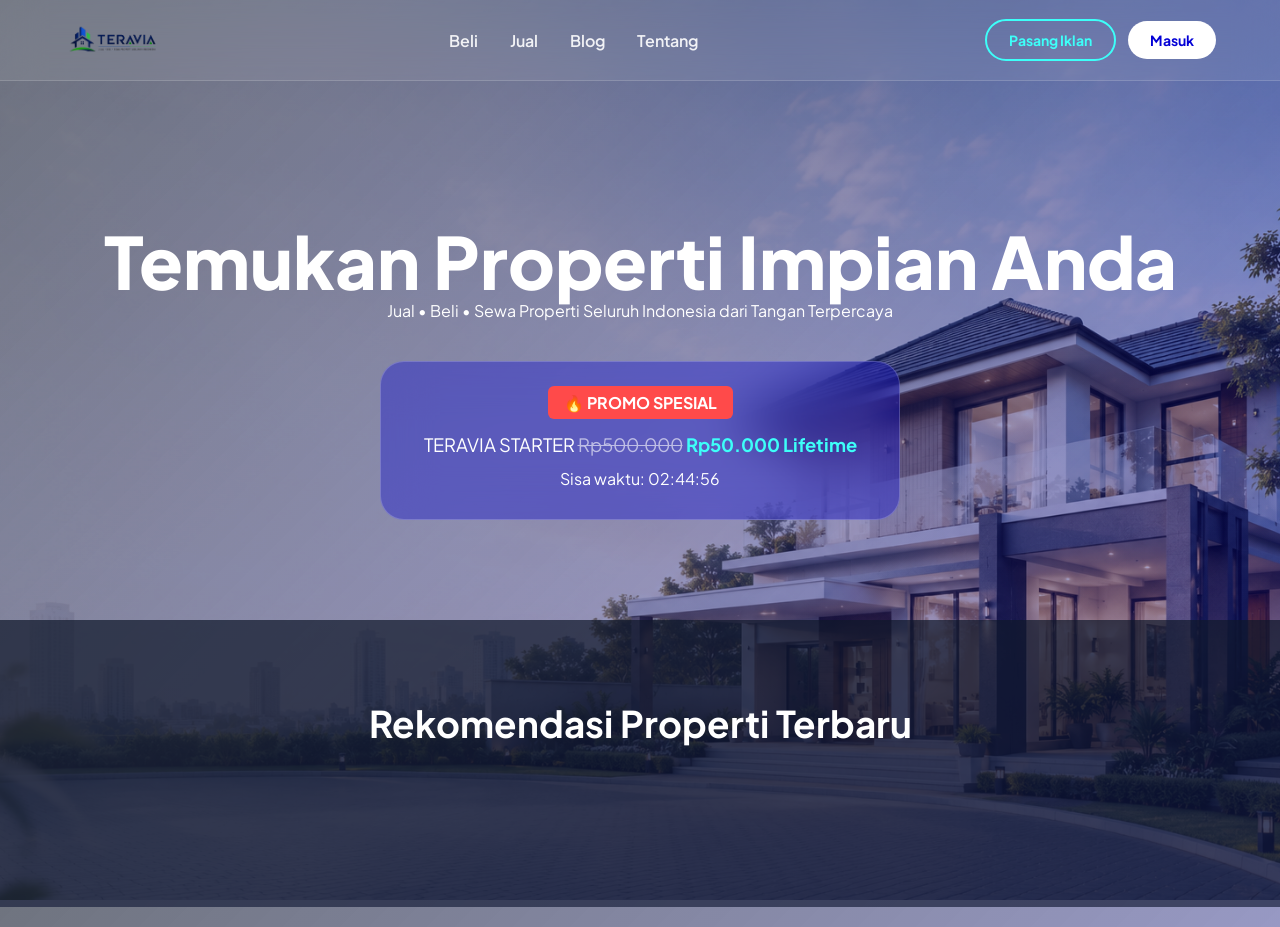
<file: index.html>
<!DOCTYPE html>
<html lang="id">
<head>
    <meta charset="UTF-8">
    <meta name="viewport" content="width=device-width, initial-scale=1.0">
    <title>TERAVIA | Jual • Beli • Sewa Properti</title>

    <link href="https://fonts.googleapis.com/css2?family=Plus+Jakarta+Sans:wght@400;500;600;700;800&display=swap" rel="stylesheet">
    <link rel="stylesheet" href="https://unpkg.com/aos@next/dist/aos.css" />

    <style>
        :root {
            --primary: #3dfff9;
        }

        * { box-sizing: border-box; margin:0; padding:0; }
        body { 
            font-family: 'Plus Jakarta Sans', sans-serif; 
            background: linear-gradient(135deg, rgba(15,23,42,0.6), rgba(3,0,214,0.3)), 
                        url('assets/img/hero-bg.png') center/cover fixed;
            color: white;
            min-height: 100vh;
        }

        /* ==================== NAVBAR ==================== */
        .navbar {
            background: rgba(255,255,255,0.08);
            backdrop-filter: blur(20px);
            border-bottom: 1px solid rgba(255,255,255,0.15);
            padding: 14px 5%;
            display: flex;
            align-items: center;
            justify-content: space-between;
            position: sticky;
            top: 0;
            z-index: 1000;
        }

        .logo { height: 52px; width: auto; }

        .nav-links {
            display: none;
            align-items: center;
            gap: 32px;
            font-weight: 600;
        }

        .nav-links a {
            color: rgba(255,255,255,0.9);
            text-decoration: none;
        }
        .nav-links a:hover { color: var(--primary); }

        .nav-actions {
            display: none;
            align-items: center;
            gap: 12px;
        }

        .btn {
            padding: 10px 22px;
            border-radius: 9999px;
            font-weight: 700;
            text-decoration: none;
            font-size: 14px;
        }
        .btn-outline {
            border: 2px solid var(--primary);
            color: var(--primary);
        }
        .btn-solid {
            background: white;
            color: #0300D6;
        }

        /* Hamburger */
        .hamburger {
            display: block;
            font-size: 28px;
            background: none;
            border: none;
            color: white;
            cursor: pointer;
            z-index: 1100;
        }

        /* Mobile Menu */
        .mobile-menu {
            display: none;
            position: fixed;
            top: 70px;
            left: 0;
            right: 0;
            background: #0300D6;
            padding: 20px;
            flex-direction: column;
            gap: 16px;
            z-index: 1050;
        }

        .mobile-menu a {
            color: white;
            text-decoration: none;
            font-size: 17px;
            padding: 8px 0;
        }

        /* Desktop View */
        @media (min-width: 1024px) {
            .nav-links, .nav-actions { display: flex; }
            .hamburger { display: none; }
        }

        /* ==================== HERO & LAINNYA ==================== */
        .hero-section {
            padding: 140px 5% 100px;
            text-align: center;
        }

        .hero-content h1 {
            font-size: clamp(2.4rem, 6vw, 4.5rem);
            font-weight: 800;
            line-height: 1.1;
        }

        .promo-banner-box {
            background: rgba(3, 0, 214, 0.35);
            backdrop-filter: blur(25px);
            border: 1px solid rgba(255,255,255,0.2);
            padding: 30px;
            border-radius: 24px;
            max-width: 520px;
            margin: 40px auto 0;
        }

        .property-section {
            padding: 80px 5%;
            background: rgba(15,23,42,0.7);
        }

        .property-grid {
            display: grid;
            grid-template-columns: repeat(auto-fit, minmax(320px, 1fr));
            gap: 30px;
            max-width: 1280px;
            margin: 0 auto;
        }
    </style>
</head>
<body>

<header class="navbar">
    <img src="assets/img/logo.png" alt="TERAVIA" class="logo">

    <nav class="nav-links">
        <a href="pages/beli.html">Beli</a>
        <a href="pages/jual.html">Jual</a>
        <a href="pages/blog.html">Blog</a>
        <a href="pages/tentang.html">Tentang</a>
    </nav>

    <div class="nav-actions">
        <a href="pages/pasang-iklan.html" class="btn btn-outline">Pasang Iklan</a>
        <a href="login.html" class="btn btn-solid">Masuk</a>
    </div>

    <button class="hamburger" id="hamburger">☰</button>
</header>

<!-- Mobile Menu -->
<div class="mobile-menu" id="mobileMenu">
    <a href="pages/beli.html">Beli</a>
    <a href="pages/jual.html">Jual</a>
    <a href="pages/blog.html">Blog</a>
    <a href="pages/tentang.html">Tentang</a>
    <a href="pages/pasang-iklan.html" class="btn btn-outline" style="display:inline-block; width:fit-content;">Pasang Iklan</a>
    <a href="login.html" class="btn btn-solid" style="display:inline-block; width:fit-content;">Masuk</a>
</div>

<main>
    <!-- Hero Section (sama seperti sebelumnya) -->
    <section class="hero-section">
        <div class="hero-content" data-aos="fade-up">
            <h1>Temukan Properti Impian Anda</h1>
            <p>Jual • Beli • Sewa Properti Seluruh Indonesia dari Tangan Terpercaya</p>
            
            <div class="promo-banner-box">
                <span style="background:#ff4a4a;padding:6px 16px;border-radius:6px;font-weight:700;">🔥 PROMO SPESIAL</span>
                <p style="margin:20px 0 12px;font-size:1.15rem;">
                    TERAVIA STARTER <span style="text-decoration:line-through;opacity:0.6;">Rp500.000</span> 
                    <strong style="color:var(--primary);">Rp50.000 Lifetime</strong>
                </p>
                <div id="countdown">Sisa waktu: 02:44:56</div>
            </div>
        </div>
    </section>

    <!-- Property Section -->
    <section class="property-section">
        <h2 style="text-align:center;margin-bottom:60px;font-size:2.3rem;">Rekomendasi Properti Terbaru</h2>
        <div class="property-grid">
            <!-- Card kamu -->
            <div class="property-card-dummy" data-aos="fade-up">...</div>
        </div>
    </section>
</main>

<script src="https://unpkg.com/aos@next/dist/aos.js"></script>
<script>
    AOS.init();

    const hamburger = document.getElementById('hamburger');
    const mobileMenu = document.getElementById('mobileMenu');

    hamburger.addEventListener('click', () => {
        mobileMenu.style.display = mobileMenu.style.display === 'flex' ? 'none' : 'flex';
    });
</script>
</body>
</html>
</file>
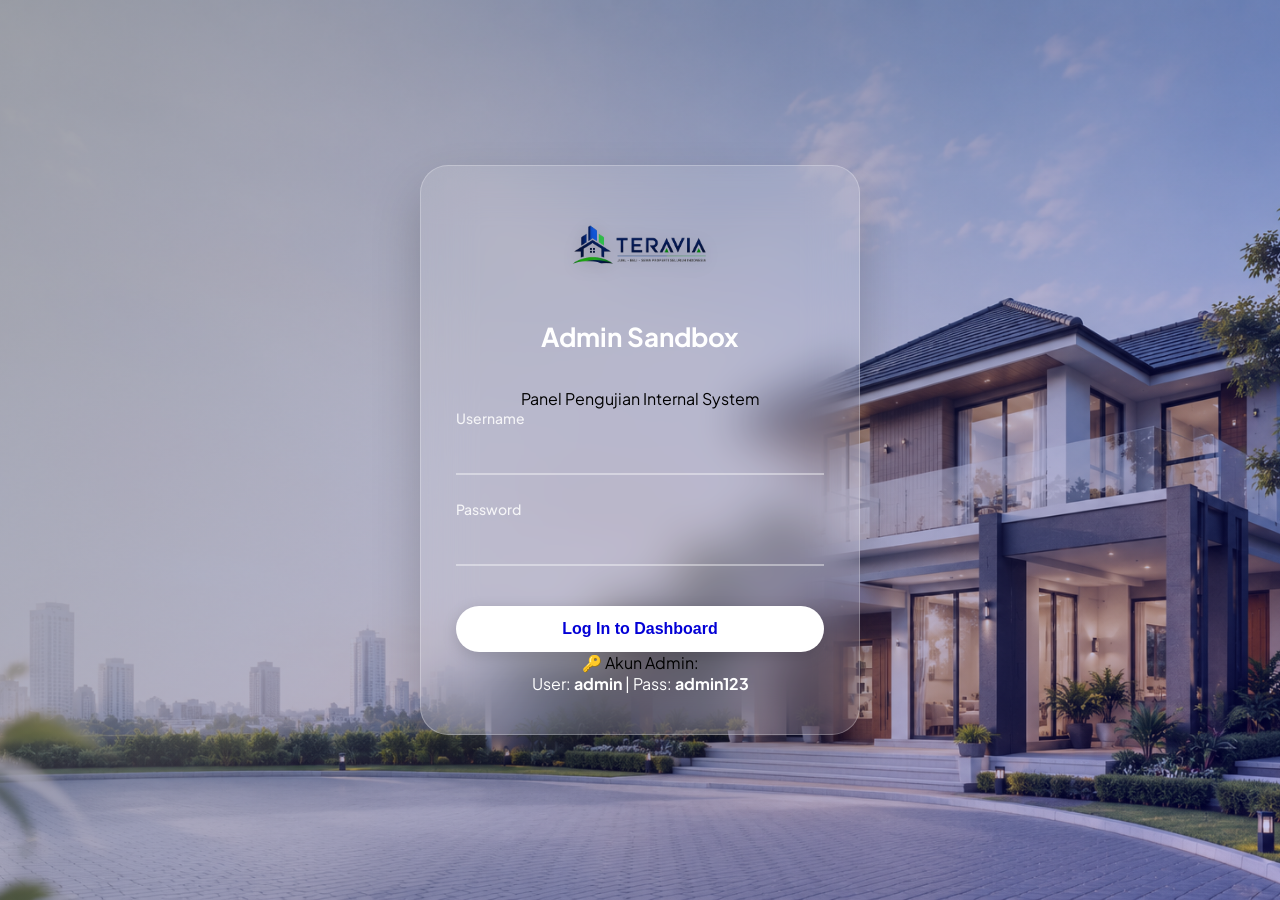
<file: admin-login.html>
<!DOCTYPE html>
<html lang="id">
<head>
    <meta charset="UTF-8">
    <meta name="viewport" content="width=device-width, initial-scale=1.0">
    <title>Admin Login - TERAVIA</title>
    <link rel="preconnect" href="https://fonts.googleapis.com">
    <link rel="preconnect" href="https://fonts.gstatic.com" crossorigin>
    <link href="https://fonts.googleapis.com/css2?family=Plus+Jakarta+Sans:wght@400;500;600;700&display=swap" rel="stylesheet">
    
    <style>
    /* Gaya dasar diimpor sama agar konsisten */
    :root { --primary: #3dfff9; --white: #ffffff; }
    * { box-sizing: border-box; transition: all 0.2s ease-in-out; }
    body { 
        font-family: 'Plus Jakarta Sans', sans-serif; 
        background: linear-gradient(135deg, rgba(15, 23, 42, 0.4) 0%, rgba(3, 0, 214, 0.2) 100%),
                    url('assets/img/hero-bg.png') no-repeat center center fixed; 
        background-size: cover; min-height: 100vh; margin: 0; display: flex; justify-content: center; align-items: center; padding: 40px 20px;
    }
    .glass-card {
        background: rgba(255, 255, 255, 0.12); backdrop-filter: blur(25px); -webkit-backdrop-filter: blur(25px);
        border: 1px solid rgba(255, 255, 255, 0.25); padding: 40px 35px; border-radius: 28px;
        box-shadow: 0 25px 50px rgba(0, 0, 0, 0.2); max-width: 440px; width: 100%; text-align: center;
    }
    .logo-img {
        height: 80px; /* Ukuran diperbesar dari sebelumnya agar lebih proporsional */
        width: auto;
        max-width: 100%; /* Menjaga agar logo tetap aman dan tidak meluber di layar HP */
        object-fit: contain;
        margin-bottom: 30px; /* Memberikan jarak vertikal yang lebih lega ke teks 'Login' */
        filter: drop-shadow(0px 4px 8px rgba(0, 0, 0, 0.15)); /* Efek bayangan halus agar logo makin stand out */
    }

    /* KODE PENYELAMAT YANG HILANG DI BAWAH INI: */
    .form-title { 
        font-size: 26px; 
        font-weight: 700; 
        color: var(--white); 
        margin: 0 0 35px 0; 
    }
    
    .form-group { 
        margin-bottom: 25px; 
        text-align: left; 
    }
    
    .form-group label { 
        display: block; 
        font-weight: 500; 
        margin-bottom: 5px; 
        color: rgba(255, 255, 255, 0.85); 
        font-size: 14px; 
    }
    
    .form-control { 
        width: 100%; 
        padding: 10px 0; 
        border: none; 
        border-bottom: 2px solid rgba(255, 255, 255, 0.4); 
        font-size: 16px; 
        font-family: inherit; 
        background: transparent; 
        color: var(--white); 
        outline: none; 
    }
    
    .form-control:focus { 
        border-bottom-color: var(--primary); 
    }
    
    .form-control::placeholder {
        color: rgba(255, 255, 255, 0.35);
    }
    
    .btn-submit { 
        width: 100%; 
        background: var(--white); 
        color: #0300D6; 
        border: none; 
        padding: 14px; 
        border-radius: 30px; 
        font-size: 16px; 
        font-weight: 700; 
        cursor: pointer; 
        margin-top: 15px; 
        box-shadow: 0 4px 15px rgba(0, 0, 0, 0.15); 
    }
    
    .btn-submit:hover { 
        background: var(--primary); 
        color: #0f172a; 
        transform: translateY(-1px);
    }
    
    .footer-text { 
        margin-top: 30px; 
        font-size: 13px; 
        color: rgba(255, 255, 255, 0.7); 
    }
    
    .footer-text a { 
        color: var(--white); 
        text-decoration: none; 
        font-weight: 700; 
    }
    
    .footer-text a:hover { 
        color: var(--primary); 
        text-decoration: underline; 
    }
</style>

</head>
<body>

<div class="glass-card">
    <img src="assets/img/logo.png" alt="TERAVIA Logo" class="logo-img" onerror="this.style.display='none'">
    <h1 class="form-title">Admin Sandbox</h1>
    <div class="form-subtitle">Panel Pengujian Internal System</div>

    <form onsubmit="handleAdminLogin(event)">
        <div class="form-group">
            <label for="username">Username</label>
            <input type="text" id="username" class="form-control" required autocomplete="off">
        </div>
        
        <div class="form-group">
            <label for="password">Password</label>
            <input type="password" id="password" class="form-control" required>
        </div>
        
        <button type="submit" class="btn-submit">Log In to Dashboard</button>
    </form>

    <div class="tip-box">
        🔑 Akun Admin:<br>
        <span style="color: #fff;">User: <b>admin</b> | Pass: <b>admin123</b></span>
    </div>
</div>

<script>
    function handleAdminLogin(e) {
        e.preventDefault();
        const user = document.getElementById('username').value;
        const pass = document.getElementById('password').value;

        if (user === 'admin' && pass === 'admin123') {
            sessionStorage.setItem('admin_session', 'authenticated_true');
            window.location.href = 'admin-test.html';
        } else {
            alert('Akses Admin Ditolak!');
        }
    }
</script>

</body>
</html>
</file>
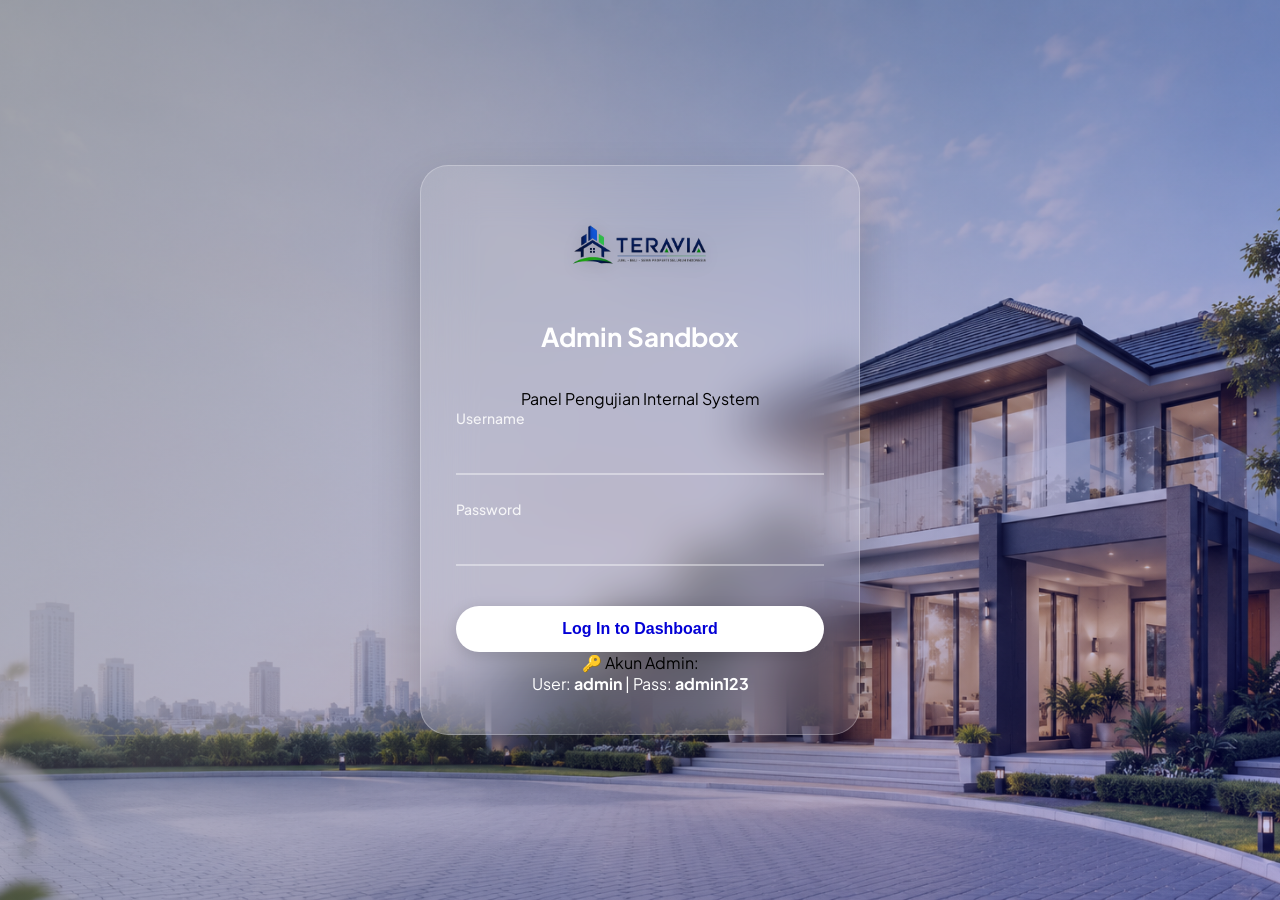
<file: admin-test.html>
<!DOCTYPE html>
<html lang="id">
<head>
    <meta charset="UTF-8">
    <meta name="viewport" content="width=device-width, initial-scale=1.0">
    <title>Admin Sandbox & Testing - TERAVIA</title>
    <link rel="preconnect" href="https://fonts.googleapis.com">
    <link rel="preconnect" href="https://fonts.gstatic.com" crossorigin>
    <link href="https://fonts.googleapis.com/css2?family=Plus+Jakarta+Sans:wght@400;500;600;700&display=swap" rel="stylesheet">
    
    <style>
        :root {
            --primary: #0300D6;
            --primary-dark: #0200A8;
            --success: #10b981;
            --warning: #f59e0b;
            --danger: #ef4444;
            --accent: #FFB700;
            --text-main: #1A1F3A;
            --text-muted: #6B7280;
            --bg-light: #F5F7FF;
            --bg-glass: rgba(255, 255, 255, 0.85);
            --border-glass: rgba(3, 0, 214, 0.1);
        }

        * { box-sizing: border-box; transition: all 0.2s ease-in-out; }

        body { 
            font-family: 'Plus Jakarta Sans', sans-serif; 
            background: linear-gradient(135deg, #F5F7FF 0%, #E0E7FF 100%);
            min-height: 100vh;
            padding: 40px 20px; 
            color: var(--text-main); 
            margin: 0;
            display: flex;
            justify-content: center;
        }

        .admin-container { max-width: 1000px; width: 100%; display: grid; grid-template-columns: 1fr; gap: 24px; }

        .header-panel { margin-bottom: 20px; }
        .header-panel h1 { margin: 0; font-size: 28px; font-weight: 800; color: var(--primary); }
        .header-panel p { color: var(--text-muted); margin: 5px 0 0 0; font-size: 14px; }
        
        @media(max-width: 768px) {
            .header-panel > div {
                flex-direction: column !important;
                align-items: flex-start !important;
            }
            #logout-btn {
                width: 100%;
                margin-top: 1rem !important;
            }
        }

        .glass-panel {
            background: var(--bg-glass);
            backdrop-filter: blur(20px);
            -webkit-backdrop-filter: blur(20px);
            border: 1px solid var(--border-glass);
            padding: 24px;
            border-radius: 20px;
            box-shadow: 0 10px 30px rgba(3, 0, 214, 0.05);
        }

        .glass-panel h2 { font-size: 18px; margin-top: 0; margin-bottom: 20px; display: flex; align-items: center; gap: 8px; color: var(--primary); }

        /* Grid untuk layout panel kontrol atas */
        .top-grid { display: grid; grid-template-columns: 1fr 1fr; gap: 24px; }
        @media(max-width: 768px) { .top-grid { grid-template-columns: 1fr; } }

        /* Kustomisasi Tombol Quick Action */
        .btn-group { display: flex; flex-wrap: wrap; gap: 10px; }
        .btn {
            padding: 10px 16px;
            border-radius: 10px;
            font-size: 13px;
            font-weight: 600;
            cursor: pointer;
            border: 1px solid transparent;
        }
        .btn-primary { background: var(--primary); color: white; }
        .btn-success { background: var(--success); color: white; }
        .btn-danger { background: var(--danger); color: white; }
        .btn-outline { background: transparent; border-color: #E0E7FF; color: var(--text-main); }
        .btn:hover { transform: translateY(-1px); box-shadow: 0 4px 12px rgba(3, 0, 214, 0.1); }

        /* Status Badge */
        .badge {
            padding: 4px 8px;
            border-radius: 6px;
            font-size: 11px;
            font-weight: 700;
            text-transform: uppercase;
        }
        .badge-bronze { background: #E0E7FF; color: var(--primary); }
        .badge-gold { background: #FEF3C7; color: #D97706; }
        .badge-silver { background: #F1F5F9; color: #64748B; }
        .badge-platinum { background: #DBEAFE; color: #0C4A6E; }
        .badge-pending { background: #FFEDD5; color: #EA580C; }

        /* Tabel Approval */
        .table-wrapper { overflow-x: auto; }
        table { width: 100%; border-collapse: collapse; font-size: 14px; text-align: left; }
        th, td { padding: 14px; border-bottom: 1px solid rgba(3, 0, 214, 0.05); }
        th { color: var(--text-muted); font-weight: 600; font-size: 12px; text-transform: uppercase; }
        
        /* Live Console Logger */
        .console-box {
            background: #0300D6;
            color: #E0E7FF;
            font-family: 'Courier New', Courier, monospace;
            padding: 15px;
            border-radius: 12px;
            height: 150px;
            overflow-y: auto;
            font-size: 12px;
            line-height: 1.6;
        }
    </style>
</head>
<body>

<div class="admin-container">
    
    <!-- Header dengan Info Admin & Logout -->
    <div class="header-panel">
        <div style="display: flex; justify-content: space-between; align-items: center; margin-bottom: 1rem;">
            <div>
                <h1>TERAVIA Sandbox Admin</h1>
                <p style="margin-bottom: 0.5rem;">Fasilitas Pengujian Fitur & Approval Simulasi (Trial & Error Mode)</p>
                <p id="admin-info" style="font-size: 0.85rem; color: #0300D6; font-weight: 600;">👤 Admin: <span id="admin-username">-</span></p>
            </div>
            <button id="logout-btn" class="btn btn-danger" style="padding: 10px 20px; height: fit-content;">🚪 Logout</button>
        </div>
    </div>

    <!-- Top Grid Kontrol Cepat & Status Saat Ini -->
    <div class="top-grid">
        <!-- Panel 1: Status Pengguna Saat Ini -->
        <div class="glass-panel">
            <h2>⚙️ State Override (Ubah Status Instant)</h2>
            <p style="font-size: 14px; margin-bottom: 15px;">
                Status Akun Anda Saat Ini: <span id="current-status-badge" class="badge badge-bronze">Bronze</span>
            </p>
            <div class="btn-group">
                <button class="btn btn-outline" onclick="forceStatus('bronze')">Set Bronze</button>
                <button class="btn btn-outline" style="color:#d97706;" onclick="forceStatus('gold')">Set Gold</button>
                <button class="btn btn-outline" style="color:#64748b;" onclick="forceStatus('silver')">Set Silver</button>
                <button class="btn btn-outline" style="color:#0300D6;" onclick="forceStatus('platinum')">Set Platinum</button>
            </div>
            <p style="font-size: 11px; color: var(--text-muted); margin-top: 10px;">*Mengklik tombol di atas akan langsung memanipulasi localStorage untuk simulasi sisi client.</p>
        </div>

        <!-- Panel 2: Live System Log -->
        <div class="glass-panel">
            <h2>💻 Live Console Logs</h2>
            <div class="console-box" id="system-log">
                [SYSTEM] Sandbox terinisialisasi... Ready untuk pengujian.<br>
            </div>
        </div>
    </div>

    <!-- Panel 3: Antrean Approval Membership -->
    <div class="glass-panel">
        <h2>⏳ Antrean Approval Membership (Simulasi Masuk)</h2>
        <div class="table-wrapper">
            <table>
                <thead>
                    <tr>
                        <th>User ID</th>
                        <th>Paket Diajukan</th>
                        <th>Metode Bayar</th>
                        <th>Status Bukti</th>
                        <th>Aksi</th>
                    </tr>
                </thead>
                <tbody id="membership-queue">
                    <!-- Data dummy awal jika data kosong -->
                    <tr id="row-dummy-1">
                        <td><b>#TRV-9921</b> (Andi Properti)</td>
                        <td><span class="badge badge-gold">Gold</span></td>
                        <td>QRIS (E-Wallet)</td>
                        <td><span class="badge badge-success" style="text-transform:none;">Terverifikasi Otomatis</span></td>
                        <td>
                            <button class="btn btn-success" style="padding: 6px 12px; font-size:12px;" onclick="approveMembership('gold', 'row-dummy-1')">Approve</button>
                            <button class="btn btn-danger" style="padding: 6px 12px; font-size:12px;" onclick="rejectAction('row-dummy-1')">Reject</button>
                        </td>
                    </tr>
                </tbody>
            </table>
        </div>
    </div>

    <!-- Panel 4: Antrean Approval Pasang Iklan -->
    <div class="glass-panel">
        <h2>🏠 Antrean Approval Pasang Iklan</h2>
        <div class="table-wrapper">
            <table>
                <thead>
                    <tr>
                        <th>Pengiklan</th>
                        <th>Detail Properti</th>
                        <th>Jenis Paket</th>
                        <th>Status Ads</th>
                        <th>Aksi</th>
                    </tr>
                </thead>
                <tbody>
                    <tr id="row-iklan-1">
                        <td><b>Budi Pro</b> <br><small>Status: Platinum</small></td>
                        <td>Cluster Premium Cilandak<br><span style="font-size:12px; color:var(--text-muted);">Rp 2.5 Milyar</span></td>
                        <td><span class="badge badge-platinum">Platinum</span></td>
                        <td><span style="color:var(--success); font-weight:600; font-size:12px;">🚀 Eksklusif Ads Aktif</span></td>
                        <td>
                            <button class="btn btn-success" style="padding: 6px 12px; font-size:12px;" onclick="logMessage('[IKLAN] Cluster Premium Cilandak disetujui & Live ke publik!')">Approve</button>
                            <button class="btn btn-danger" style="padding: 6px 12px; font-size:12px;" onclick="rejectAction('row-iklan-1')">Reject</button>
                        </td>
                    </tr>
                </tbody>
            </table>
        </div>
    </div>

</div>

<script>
    // Check login status & load admin info
    document.addEventListener("DOMContentLoaded", function() {
        // Check apakah sudah login
        const isLoggedIn = localStorage.getItem('admin_logged_in');
        if (isLoggedIn !== 'true') {
            logMessage('[SECURITY] Akses ditolak! Redirect ke login...');
            setTimeout(() => {
                window.location.href = 'admin-login.html';
            }, 1000);
            return;
        }

        // Display admin info
        const adminUsername = localStorage.getItem('admin_username') || 'Admin';
        const loginTime = localStorage.getItem('admin_login_time');
        document.getElementById('admin-username').textContent = adminUsername;

        if (loginTime) {
            const loginDate = new Date(loginTime);
            const timeString = loginDate.toLocaleTimeString('id-ID');
            logMessage(`[AUTH] Admin "${adminUsername}" login pada ${timeString}`);
        }

        // Setup logout button
        document.getElementById('logout-btn').addEventListener('click', handleLogout);

        checkCurrentStatus();
        detectUpgradeFormRequest();
    });

    // Handle logout
    function handleLogout() {
        if (confirm('Yakin ingin logout dari Admin Panel?')) {
            logMessage('[AUTH] Admin melakukan logout...');
            localStorage.removeItem('admin_logged_in');
            localStorage.removeItem('admin_username');
            localStorage.removeItem('admin_login_time');
            
            setTimeout(() => {
                window.location.href = 'admin-login.html';
            }, 800);
        }
    }

    function checkCurrentStatus() {
        const currentStatus = localStorage.getItem('user_status') || 'bronze';
        const badge = document.getElementById('current-status-badge');
        badge.innerText = currentStatus;
        badge.className = 'badge badge-' + currentStatus;
    }

    // Fungsi paksa ganti status dari dashboard admin
    function forceStatus(status) {
        localStorage.setItem('user_status', status);
        checkCurrentStatus();
        logMessage(`[STATE OVERRIDE] Status berhasil dipaksa berubah menjadi <b>${status.toUpperCase()}</b>`);
    }

    // Logger Sistem Simulasi
    function logMessage(msg) {
        const logBox = document.getElementById('system-log');
        logBox.innerHTML += `> ${msg}<br>`;
        logBox.scrollTop = logBox.scrollHeight; // Auto scroll ke bawah
    }

    // Simulasi Menyetujui Upgrade Membership
    function approveMembership(paket, rowId) {
        localStorage.setItem('user_status', paket);
        checkCurrentStatus();
        logMessage(`[APPROVAL SUCCESS] Request pada baris ${rowId} telah <b>DISETUJUI</b>. User menjadi ${paket.toUpperCase()}.`);
        document.getElementById(rowId).style.opacity = '0.4';
        document.getElementById(rowId).querySelectorAll('button').forEach(b => b.disabled = true);
    }

    // Simulasi Menolak Aksi
    function rejectAction(rowId) {
        logMessage(`[APPROVAL REJECTED] Pengajuan pada baris ${rowId} telah <b>DITOLAK</b> oleh admin.`);
        document.getElementById(rowId).style.opacity = '0.4';
        document.getElementById(rowId).querySelectorAll('button').forEach(b => b.disabled = true);
    }

    // Fitur Cerdas: Mengecek jika user baru saja klik tombol "Upgrade" dari halaman sebelah
    function detectUpgradeFormRequest() {
        const tempUpgrade = localStorage.getItem('user_status');
        if(tempUpgrade && tempUpgrade !== 'bronze') {
            logMessage(`[INFO] Mendeteksi request upgrade terakhir masuk untuk tipe: <b>${tempUpgrade.toUpperCase()}</b>`);
            
            // Tambahkan baris dinamis ke tabel antrean untuk simulasi
            const queueTable = document.getElementById('membership-queue');
            const newRowId = 'row-dynamic-' + Date.now();
            const newRow = `
                <tr id="${newRowId}">
                    <td><b>#TRV-USER-NOW</b> (User Saat Ini)</td>
                    <td><span class="badge badge-${tempUpgrade}">${tempUpgrade}</span></td>
                    <td>Simulasi VA / QRIS</td>
                    <td><span class="badge badge-pending">Menunggu Cek Admin</span></td>
                    <td>
                        <button class="btn btn-success" style="padding: 6px 12px; font-size:12px;" onclick="approveMembership('${tempUpgrade}', '${newRowId}')">Approve</button>
                        <button class="btn btn-danger" style="padding: 6px 12px; font-size:12px;" onclick="rejectAction('${newRowId}')">Reject</button>
                    </td>
                </tr>
            `;
            queueTable.insertAdjacentHTML('afterbegin', newRow);
        }
    }
</script>

</body>
</html>
</file>
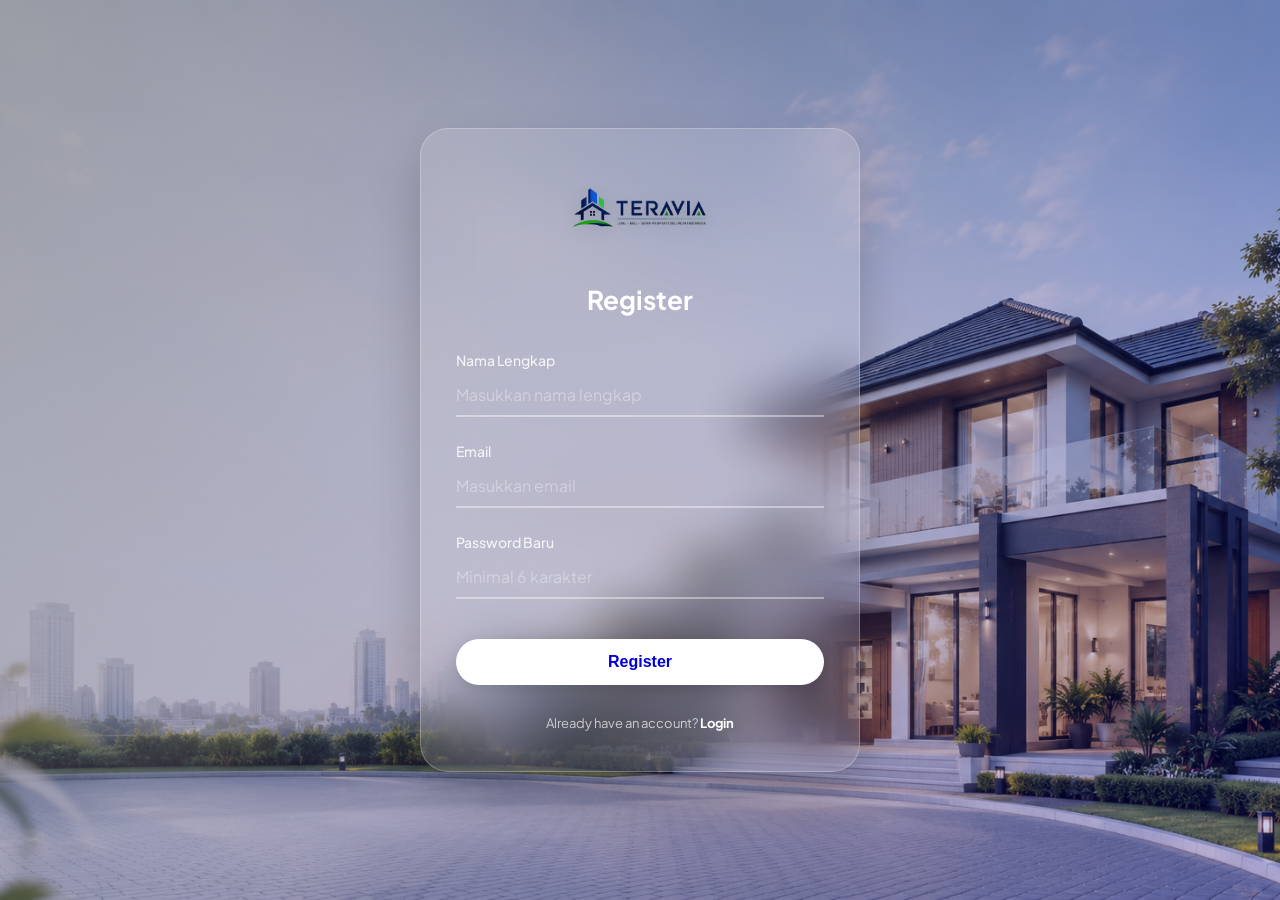
<file: register.html>
<!DOCTYPE html>
<html lang="id">
<head>
    <meta charset="UTF-8">
    <meta name="viewport" content="width=device-width, initial-scale=1.0">
    <title>Register Member - TERAVIA</title>
    <link rel="preconnect" href="https://fonts.googleapis.com">
    <link rel="preconnect" href="https://fonts.gstatic.com" crossorigin>
    <link href="https://fonts.googleapis.com/css2?family=Plus+Jakarta+Sans:wght@400;500;600;700&display=swap" rel="stylesheet">
    
    <style>
    /* Gaya dasar diimpor sama agar konsisten */
    :root { --primary: #3dfff9; --white: #ffffff; }
    * { box-sizing: border-box; transition: all 0.2s ease-in-out; }
    body { 
        font-family: 'Plus Jakarta Sans', sans-serif; 
        background: linear-gradient(135deg, rgba(15, 23, 42, 0.4) 0%, rgba(3, 0, 214, 0.2) 100%),
                    url('assets/img/hero-bg.png') no-repeat center center fixed; 
        background-size: cover; min-height: 100vh; margin: 0; display: flex; justify-content: center; align-items: center; padding: 40px 20px;
    }
    .glass-card {
        background: rgba(255, 255, 255, 0.12); backdrop-filter: blur(25px); -webkit-backdrop-filter: blur(25px);
        border: 1px solid rgba(255, 255, 255, 0.25); padding: 40px 35px; border-radius: 28px;
        box-shadow: 0 25px 50px rgba(0, 0, 0, 0.2); max-width: 440px; width: 100%; text-align: center;
    }
    .logo-img {
        height: 80px; /* Ukuran diperbesar dari sebelumnya agar lebih proporsional */
        width: auto;
        max-width: 100%; /* Menjaga agar logo tetap aman dan tidak meluber di layar HP */
        object-fit: contain;
        margin-bottom: 30px; /* Memberikan jarak vertikal yang lebih lega ke teks 'Login' */
        filter: drop-shadow(0px 4px 8px rgba(0, 0, 0, 0.15)); /* Efek bayangan halus agar logo makin stand out */
    }

    /* KODE PENYELAMAT YANG HILANG DI BAWAH INI: */
    .form-title { 
        font-size: 26px; 
        font-weight: 700; 
        color: var(--white); 
        margin: 0 0 35px 0; 
    }
    
    .form-group { 
        margin-bottom: 25px; 
        text-align: left; 
    }
    
    .form-group label { 
        display: block; 
        font-weight: 500; 
        margin-bottom: 5px; 
        color: rgba(255, 255, 255, 0.85); 
        font-size: 14px; 
    }
    
    .form-control { 
        width: 100%; 
        padding: 10px 0; 
        border: none; 
        border-bottom: 2px solid rgba(255, 255, 255, 0.4); 
        font-size: 16px; 
        font-family: inherit; 
        background: transparent; 
        color: var(--white); 
        outline: none; 
    }
    
    .form-control:focus { 
        border-bottom-color: var(--primary); 
    }
    
    .form-control::placeholder {
        color: rgba(255, 255, 255, 0.35);
    }
    
    .btn-submit { 
        width: 100%; 
        background: var(--white); 
        color: #0300D6; 
        border: none; 
        padding: 14px; 
        border-radius: 30px; 
        font-size: 16px; 
        font-weight: 700; 
        cursor: pointer; 
        margin-top: 15px; 
        box-shadow: 0 4px 15px rgba(0, 0, 0, 0.15); 
    }
    
    .btn-submit:hover { 
        background: var(--primary); 
        color: #0f172a; 
        transform: translateY(-1px);
    }
    
    .footer-text { 
        margin-top: 30px; 
        font-size: 13px; 
        color: rgba(255, 255, 255, 0.7); 
    }
    
    .footer-text a { 
        color: var(--white); 
        text-decoration: none; 
        font-weight: 700; 
    }
    
    .footer-text a:hover { 
        color: var(--primary); 
        text-decoration: underline; 
    }
</style>
</head>
<body>

<div class="glass-card">
    <!-- Logo Teravia yang sudah diperbesar & aman -->
    <img src="assets/img/logo.png" alt="TERAVIA Logo" class="logo-img" onerror="this.style.display='none'">
    <h1 class="form-title">Register</h1>

    <form onsubmit="handleRegister(event)">
        <!-- Setiap baris dibungkus .form-group agar susunan vertikalnya konsisten -->
        <div class="form-group">
            <label for="fullname">Nama Lengkap</label>
            <input type="text" id="fullname" class="form-control" placeholder="Masukkan nama lengkap" required>
        </div>

        <div class="form-group">
            <label for="email">Email</label>
            <input type="email" id="email" class="form-control" placeholder="Masukkan email" required>
        </div>
        
        <div class="form-group">
            <label for="password">Password Baru</label>
            <input type="password" id="password" class="form-control" placeholder="Minimal 6 karakter" minlength="6" required>
        </div>
        
        <!-- Tombol wajib menggunakan class="btn-submit" agar lonjong dan bersih -->
        <button type="submit" class="btn-submit">Register</button>
    </form>

    <div class="footer-text">
        Already have an account? <a href="login.html">Login</a>
    </div>
</div>

<script>
    function handleRegister(e) {
        e.preventDefault();
        const email = document.getElementById('email').value;
        localStorage.setItem('is_member_logged_in', 'true');
        localStorage.setItem('member_email', email);
        localStorage.setItem('user_status', 'bronze');
        alert('Registrasi sukses!');
        window.location.href = 'pages/dashboard-member.html';
    }
</script>

</body>


</body>
</html>
</file>
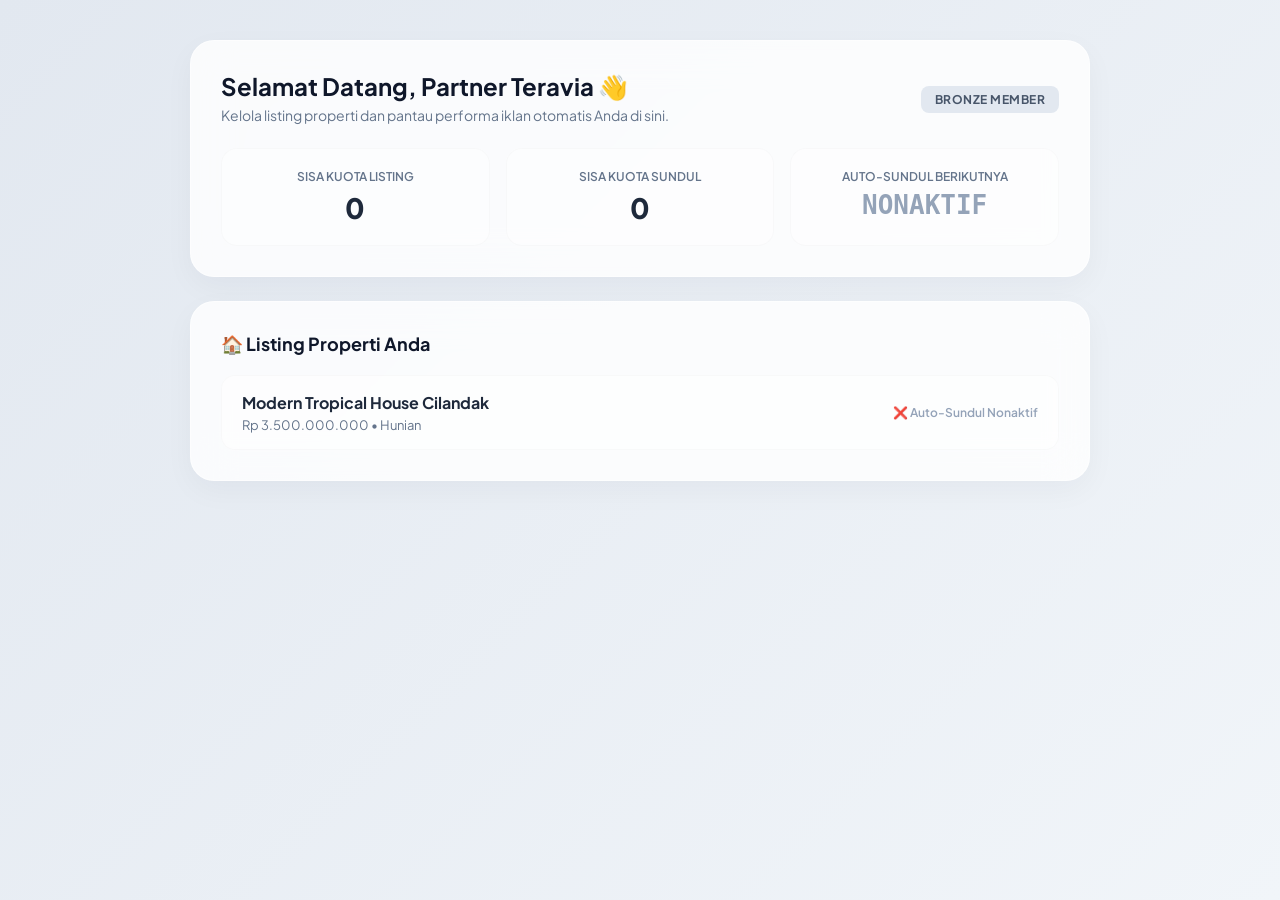
<file: pages/dashboard-member.html>
<!DOCTYPE html>
<html lang="id">
<head>
    <meta charset="UTF-8">
    <meta name="viewport" content="width=device-width, initial-scale=1.0">
    <title>Dashboard Member - TERAVIA</title>
    <link rel="preconnect" href="https://fonts.googleapis.com">
    <link rel="preconnect" href="https://fonts.gstatic.com" crossorigin>
    <link href="https://fonts.googleapis.com/css2?family=Plus+Jakarta+Sans:wght@400;500;600;700&display=swap" rel="stylesheet">
    
    <style>
        :root {
            --primary: #2563eb;
            --text-main: #0f172a;
            --text-muted: #64748b;
            --bg-glass: rgba(255, 255, 255, 0.8);
            --border-glass: rgba(255, 255, 255, 0.5);
        }

        * { box-sizing: border-box; transition: all 0.2s ease-in-out; }

        body { 
            font-family: 'Plus Jakarta Sans', sans-serif; 
            background: linear-gradient(135deg, #e2e8f0 0%, #f1f5f9 100%);
            min-height: 100vh;
            padding: 40px 20px; 
            color: var(--text-main); 
            margin: 0;
            display: flex;
            justify-content: center;
        }

        .dashboard-container { max-width: 900px; width: 100%; display: flex; flex-direction: column; gap: 24px; }

        .glass-panel {
            background: var(--bg-glass);
            backdrop-filter: blur(20px);
            -webkit-backdrop-filter: blur(20px);
            border: 1px solid var(--border-glass);
            padding: 30px;
            border-radius: 24px;
            box-shadow: 0 10px 30px rgba(15, 23, 42, 0.04);
        }

        /* Profile & Status Header */
        .profile-header { display: flex; justify-content: space-between; align-items: center; flex-wrap: wrap; gap: 16px; }
        .user-info h1 { margin: 0; font-size: 24px; font-weight: 700; }
        .user-info p { margin: 4px 0 0 0; color: var(--text-muted); font-size: 14px; }

        /* Badge Status */
        .badge { padding: 6px 14px; border-radius: 8px; font-size: 12px; font-weight: 700; text-transform: uppercase; letter-spacing: 0.5px; }
        .badge-bronze { background: #e2e8f0; color: #475569; }
        .badge-gold { background: #fef3c7; color: #d97706; }
        .badge-silver { background: #f1f5f9; color: #64748b; }
        .badge-platinum { background: #dbeafe; color: #2563eb; }

        /* Stats Grid (Kuota & Countdown) */
        .stats-grid { display: grid; grid-template-columns: repeat(3, 1fr); gap: 16px; margin-top: 24px; }
        @media(max-width: 768px) { .stats-grid { grid-template-columns: 1fr; } }

        .stat-card { background: rgba(255,255,255,0.4); border: 1px solid rgba(0,0,0,0.02); padding: 20px; border-radius: 16px; text-align: center; }
        .stat-card small { font-size: 12px; color: var(--text-muted); font-weight: 600; text-transform: uppercase; display: block; margin-bottom: 6px; }
        .stat-card .stat-value { font-size: 28px; font-weight: 800; color: #1e293b; }
        .stat-card .timer-value { font-size: 26px; font-weight: 800; color: #ef4444; font-family: monospace; }

        /* Listing Section */
        .listing-section h2 { font-size: 18px; margin-top: 0; margin-bottom: 20px; }
        .property-list { display: flex; flex-direction: column; gap: 12px; }
        
        .property-item { 
            display: flex; justify-content: space-between; align-items: center; 
            padding: 16px 20px; background: rgba(255,255,255,0.5); border-radius: 14px;
            border: 1px solid rgba(0,0,0,0.02);
        }
        @media(max-width: 480px) { .property-item { flex-direction: column; align-items: flex-start; gap: 12px; } }

        .prop-details h3 { margin: 0; font-size: 16px; color: #1e293b; }
        .prop-details p { margin: 4px 0 0 0; font-size: 13px; color: var(--text-muted); }
        
        .auto-sundul-status { display: flex; align-items: center; gap: 6px; font-size: 12px; font-weight: 600; color: #10b981; }
        .status-disabled { color: #94a3b8; }
    </style>
</head>
<body>

<div class="dashboard-container">
    
    <!-- Panel 1: Header & Akun Info -->
    <div class="glass-panel">
        <div class="profile-header">
            <div class="user-info">
                <h1>Selamat Datang, Partner Teravia 👋</h1>
                <p>Kelola listing properti dan pantau performa iklan otomatis Anda di sini.</p>
            </div>
            <div>
                <span id="user-badge" class="badge badge-bronze">Bronze Member</span>
            </div>
        </div>

        <!-- Grid Kuota dan Countdown Otomatis -->
        <div class="stats-grid">
            <div class="stat-card">
                <small>Sisa Kuota Listing</small>
                <div class="stat-value" id="quota-listing">0</div>
            </div>
            <div class="stat-card">
                <small>Sisa Kuota Sundul</small>
                <div class="stat-value" id="quota-sundul">0</div>
            </div>
            <div class="stat-card" id="timer-container">
                <small>Auto-Sundul Berikutnya</small>
                <div class="timer-value" id="countdown-timer">--:--:--</div>
            </div>
        </div>
    </div>

    <!-- Panel 2: Daftar Listing Properti -->
    <div class="glass-panel listing-section">
        <h2>🏠 Listing Properti Anda</h2>
        <div class="property-list" id="wrapper-listing">
            <!-- Simulasi Properti -->
            <div class="property-item">
                <div class="prop-details">
                    <h3>Modern Tropical House Cilandak</h3>
                    <p>Rp 3.500.000.000 • Hunian</p>
                </div>
                <div class="auto-sundul-status" id="status-sundul-prop-1">
                    🔄 Auto-Sundul Aktif
                </div>
            </div>
        </div>
    </div>

</div>

<script>
    document.addEventListener("DOMContentLoaded", function() {
        // 1. Ambil status terkini dari local storage
        const statusUser = localStorage.getItem('user_status') || 'bronze';
        
        // 2. Tentukan variabel berdasarkan paket
        let kuotaListing = 0;
        let kuotaSundul = 0;
        let fiturOtomatis = false;

        switch(statusUser) {
            case 'gold':
                kuotaListing = 10;
                kuotaSundul = 10;
                fiturOtomatis = true;
                break;
            case 'silver':
                kuotaListing = 50;
                kuotaSundul = 50;
                fiturOtomatis = true;
                break;
            case 'platinum':
                kuotaListing = 100;
                kuotaSundul = 100;
                fiturOtomatis = true;
                break;
            default: // Bronze
                kuotaListing = 0;
                kuotaSundul = 0;
                fiturOtomatis = false;
        }

        // Hitung sisa kuota listing (simulasi dikurangi 1 properti yang ada di list bawah)
        let totalListingAktif = 1; 
        if(statusUser === 'bronze') totalListingAktif = 0; // Jika bronze, anggap kosong

        // Tampilkan ke UI
        const badge = document.getElementById('user-badge');
        badge.innerText = statusUser + " member";
        badge.className = "badge badge-" + statusUser;

        document.getElementById('quota-listing').innerText = statusUser === 'bronze' ? 0 : (kuotaListing - totalListingAktif);
        document.getElementById('quota-sundul').innerText = kuotaSundul;

        // 3. Logika Tampilan & Timer Otomatis
        const timerContainer = document.getElementById('timer-container');
        const textStatusSundul = document.getElementById('status-sundul-prop-1');

        if (fiturOtomatis && kuotaSundul > 0) {
            startSimulatedCountdown(23, 59, 59); // Set awal hitung mundur 24 jam
        } else {
            // Jika paket Bronze atau kuota sundul habis
            document.getElementById('countdown-timer').innerText = "NONAKTIF";
            document.getElementById('countdown-timer').style.color = "#94a3b8";
            if(textStatusSundul) {
                textStatusSundul.innerHTML = "❌ Auto-Sundul Nonaktif";
                textStatusSundul.className = "auto-sundul-status status-disabled";
            }
            if(statusUser === 'bronze' && wrapper-listing) {
                document.getElementById('wrapper-listing').innerHTML = '<p style="color:var(--text-muted); font-style:italic; font-size:14px; text-align:center; margin:10px 0;">Belum ada listing. Silakan upgrade paket untuk mulai memasang iklan.</p>';
            }
        }
    });

    // Fungsi hitung mundur simulator (Real-time per detik)
    function startSimulatedCountdown(hours, minutes, seconds) {
        const timerElement = document.getElementById('countdown-timer');
        
        let totalSeconds = (hours * 3600) + (minutes * 60) + seconds;

        const interval = setInterval(() => {
            if (totalSeconds <= 0) {
                clearInterval(interval);
                timerElement.innerText = "MENYUNDUL...";
                
                // Kurangi token kuota sundul di UI sebagai simulasi berhasil disundul
                setTimeout(() => {
                    let currentSundul = parseInt(document.getElementById('quota-sundul').innerText);
                    if(currentSundul > 0) {
                        document.getElementById('quota-sundul').innerText = currentSundul - 1;
                    }
                    startSimulatedCountdown(23, 59, 59); // Ulangi timer ke 24 jam lagi
                }, 2000);
                return;
            }

            totalSeconds--;

            let hrs = Math.floor(totalSeconds / 3600);
            let mins = Math.floor((totalSeconds % 3600) / 60);
            let secs = totalSeconds % 60;

            // Format agar selalu dua digit (00:00:00)
            hrs = hrs < 10 ? "0" + hrs : hrs;
            mins = mins < 10 ? "0" + mins : mins;
            secs = secs < 10 ? "0" + secs : secs;

            timerElement.innerText = `${hrs}:${mins}:${secs}`;
        }, 1000);
    }
</script>

</body>
</html>
</file>
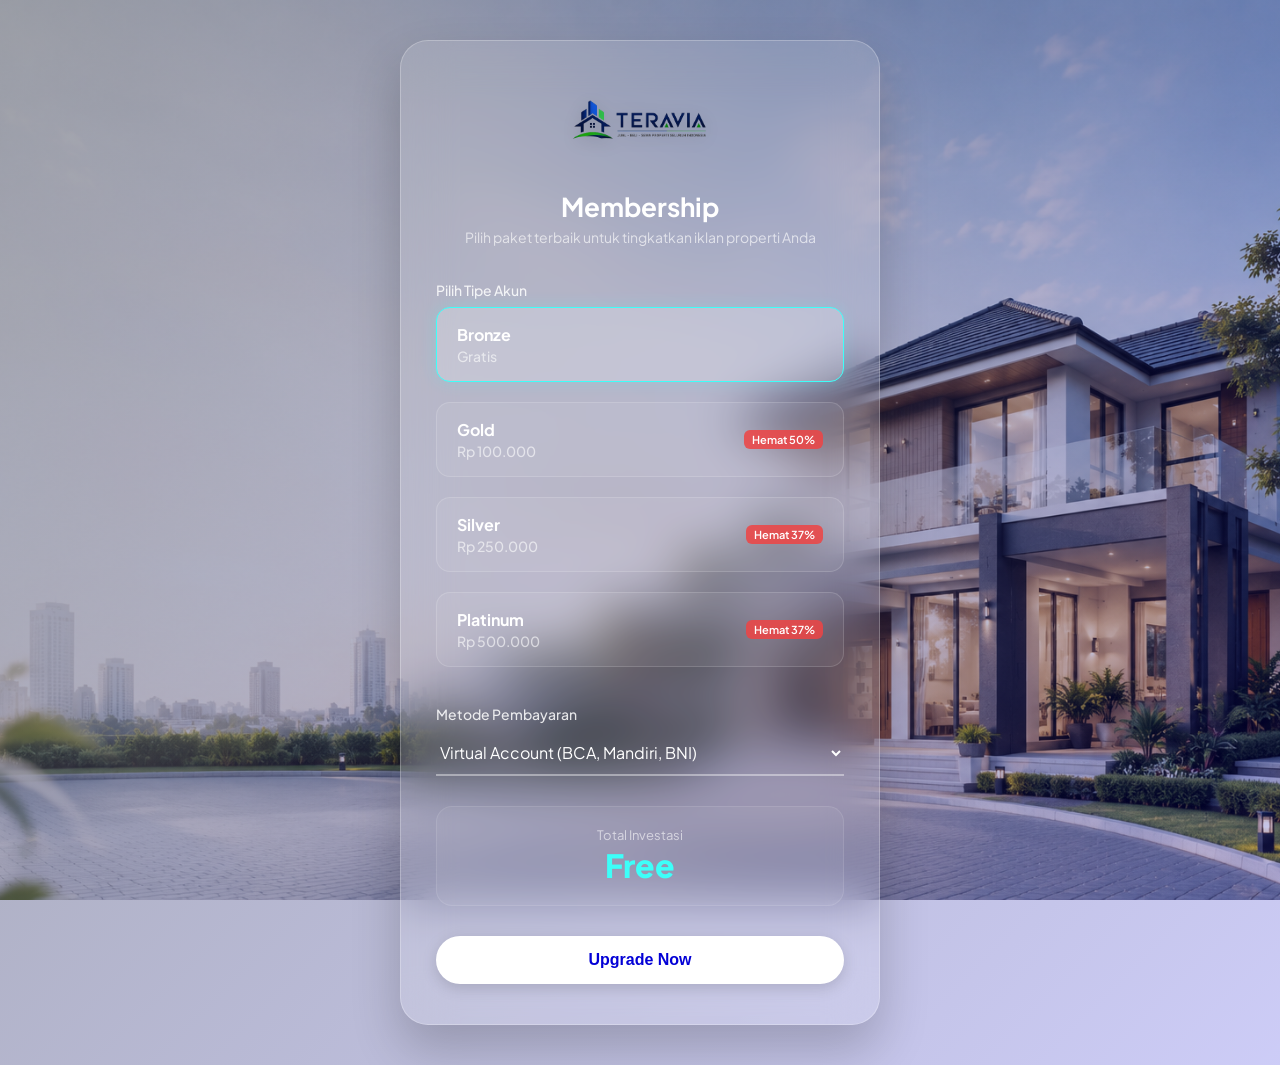
<file: pages/membership.html>
<!DOCTYPE html>
<html lang="id">
<head>
    <meta charset="UTF-8">
    <meta name="viewport" content="width=device-width, initial-scale=1.0">
    <title>Upgrade Membership - TERAVIA</title>
    <link rel="preconnect" href="https://fonts.googleapis.com">
    <link rel="preconnect" href="https://fonts.gstatic.com" crossorigin>
    <link href="https://fonts.googleapis.com/css2?family=Plus+Jakarta+Sans:wght@400;500;600;700&display=swap" rel="stylesheet">
    
    <style>
        :root {
            --primary: #3dfff9;
            --white: #ffffff;
        }

        * { box-sizing: border-box; transition: all 0.2s ease-in-out; }

        body { 
            font-family: 'Plus Jakarta Sans', sans-serif; 
            /* Overlay gradasi transparan tipis + background gambar terintegrasi */
            background: linear-gradient(135deg, rgba(15, 23, 42, 0.4) 0%, rgba(3, 0, 214, 0.2) 100%),
                        url('../assets/img/hero-bg.png') no-repeat center center fixed; 
            background-size: cover;
            min-height: 100vh;
            margin: 0;
            display: flex;
            justify-content: center;
            align-items: center;
            padding: 40px 20px;
        }

        /* Kartu Frosted Glass Transparan (Persis seperti halaman Login) */
        .glass-card {
            background: rgba(255, 255, 255, 0.12);
            backdrop-filter: blur(25px);
            -webkit-backdrop-filter: blur(25px);
            border: 1px solid rgba(255, 255, 255, 0.25);
            padding: 40px 35px;
            border-radius: 28px;
            box-shadow: 0 25px 50px rgba(0, 0, 0, 0.2);
            max-width: 480px;
            width: 100%;
            text-align: center;
        }

        .logo-img {
            height: 80px;
            width: auto;
            max-width: 100%;
            object-fit: contain;
            margin-bottom: 25px;
            filter: drop-shadow(0px 4px 8px rgba(0, 0, 0, 0.15));
        }

        .form-title {
            font-size: 26px;
            font-weight: 700;
            color: var(--white);
            margin: 0 0 5px 0;
        }

        .form-subtitle {
            margin: 0 0 35px 0;
            color: rgba(255, 255, 255, 0.65);
            font-size: 14px;
        }

        .form-group {
            margin-bottom: 30px;
            text-align: left;
        }

        .form-group label {
            display: block;
            font-weight: 500;
            margin-bottom: 8px;
            color: rgba(255, 255, 255, 0.85);
            font-size: 14px;
        }

        /* List Pilihan Paket Gaya Transparan Kaca */
        .packet-list {
            display: flex;
            flex-direction: column;
            gap: 12px;
        }

        .packet-option {
            position: relative;
            cursor: pointer;
        }

        .packet-option input {
            position: absolute;
            opacity: 0;
            width: 0; height: 0;
        }

        .packet-card {
            background: rgba(255, 255, 255, 0.06);
            border: 1px solid rgba(255, 255, 255, 0.15);
            padding: 16px 20px;
            border-radius: 14px;
            display: flex;
            justify-content: space-between;
            align-items: center;
            color: var(--white);
        }

        .packet-card:hover {
            background: rgba(255, 255, 255, 0.15);
            border-color: rgba(255, 255, 255, 0.3);
        }

        .packet-info {
            display: flex;
            flex-direction: column;
            gap: 2px;
        }

        .packet-name { font-weight: 700; font-size: 16px; }
        .packet-price { font-size: 14px; color: rgba(255, 255, 255, 0.6); }

        .badge-discount {
            font-size: 11px;
            background: rgba(239, 68, 68, 0.85);
            color: var(--white);
            padding: 3px 8px;
            border-radius: 6px;
            font-weight: 600;
        }

        /* Highlight saat Paket dipilih */
        .packet-option input:checked + .packet-card {
            border-color: var(--primary);
            background: rgba(255, 255, 255, 0.2);
            box-shadow: 0 0 15px rgba(61, 255, 249, 0.2);
        }

        /* Select Dropdown Gaya Underline Transparan */
        .form-control { 
            width: 100%; 
            padding: 10px 0; 
            border: none;
            border-bottom: 2px solid rgba(255, 255, 255, 0.4);
            font-size: 16px; 
            font-family: inherit;
            background: transparent; 
            color: var(--white);
            outline: none;
            cursor: pointer;
        }

        .form-control:focus {
            border-bottom-color: var(--primary);
        }

        /* Mengatur agar teks di dalam opsi dropdown bawaan OS tetap terbaca */
        .form-control option {
            background: #1e293b;
            color: var(--white);
        }
        
        /* Box Total Investasi Transparan */
        .price-display { 
            background: rgba(255, 255, 255, 0.05);
            padding: 20px; 
            border-radius: 16px; 
            margin: 30px 0; 
            border: 1px solid rgba(255, 255, 255, 0.1); 
        }
        .price-display small { font-size: 13px; color: rgba(255, 255, 255, 0.6); display: block; margin-bottom: 2px;}
        .price-display h2 { margin: 0; color: var(--primary); font-size: 32px; font-weight: 800; }
        
        /* Tombol Lonjong Putih Bersih khas Login */
        .btn-submit { 
            width: 100%; 
            background: var(--white); 
            color: #0300D6; 
            border: none; 
            padding: 15px; 
            border-radius: 30px; 
            font-size: 16px; 
            font-weight: 700; 
            cursor: pointer;
            box-shadow: 0 4px 15px rgba(0, 0, 0, 0.15);
        }

        .btn-submit:hover { 
            background: var(--primary);
            color: #0f172a;
            transform: translateY(-1px);
            box-shadow: 0 6px 20px rgba(61, 255, 249, 0.3);
        }
    </style>
</head>
<body>

<div class="glass-card">
    <!-- Mengambil logo transparan dari folder assets/img -->
    <img src="../assets/img/logo.png" alt="TERAVIA Logo" class="logo-img" onerror="this.style.display='none'">
    
    <h1 class="form-title">Membership</h1>
    <p class="form-subtitle">Pilih paket terbaik untuk tingkatkan iklan properti Anda</p>
    
    <form onsubmit="prosesUpgrade(event)">
        <div class="form-group">
            <label>Pilih Tipe Akun</label>
            <div class="packet-list">
                
                <label class="packet-option">
                    <input type="radio" name="paket" value="bronze" data-harga="Free" checked onchange="updateHarga(this)">
                    <div class="packet-card">
                        <div class="packet-info">
                            <span class="packet-name">Bronze</span>
                            <span class="packet-price">Gratis</span>
                        </div>
                    </div>
                </label>

                <label class="packet-option">
                    <input type="radio" name="paket" value="gold" data-harga="Rp 100.000" onchange="updateHarga(this)">
                    <div class="packet-card">
                        <div class="packet-info">
                            <span class="packet-name">Gold</span>
                            <span class="packet-price">Rp 100.000</span>
                        </div>
                        <span class="badge-discount">Hemat 50%</span>
                    </div>
                </label>

                <label class="packet-option">
                    <input type="radio" name="paket" value="silver" data-harga="Rp 250.000" onchange="updateHarga(this)">
                    <div class="packet-card">
                        <div class="packet-info">
                            <span class="packet-name">Silver</span>
                            <span class="packet-price">Rp 250.000</span>
                        </div>
                        <span class="badge-discount">Hemat 37%</span>
                    </div>
                </label>

                <label class="packet-option">
                    <input type="radio" name="paket" value="platinum" data-harga="Rp 500.000" onchange="updateHarga(this)">
                    <div class="packet-card">
                        <div class="packet-info">
                            <span class="packet-name">Platinum</span>
                            <span class="packet-price">Rp 500.000</span>
                        </div>
                        <span class="badge-discount">Hemat 37%</span>
                    </div>
                </label>

            </div>
        </div>

        <div class="form-group">
            <label>Metode Pembayaran</label>
            <select class="form-control">
                <option>Virtual Account (BCA, Mandiri, BNI)</option>
                <option>E-Wallet / QRIS (OVO, Dana, LinkAja)</option>
                <option>Transfer Bank Manual</option>
            </select>
        </div>

        <div class="price-display">
            <small>Total Investasi</small>
            <h2 id="display-harga">Free</h2>
        </div>

        <button type="submit" class="btn-submit">Upgrade Now</button>
    </form>
</div>

<script>
    function updateHarga(element) {
        const harga = element.getAttribute('data-harga');
        document.getElementById('display-harga').innerText = harga;
    }

    function prosesUpgrade(e) {
        e.preventDefault();
        const pilihanPaket = document.querySelector('input[name="paket"]:checked').value;
        localStorage.setItem('user_status', pilihanPaket);
        alert('Upgrade ke paket ' + pilihanPaket.toUpperCase() + ' berhasil diproses!');
        window.location.href = 'pasang-iklan.html';
    }
</script>
</body>
</html>
</file>
